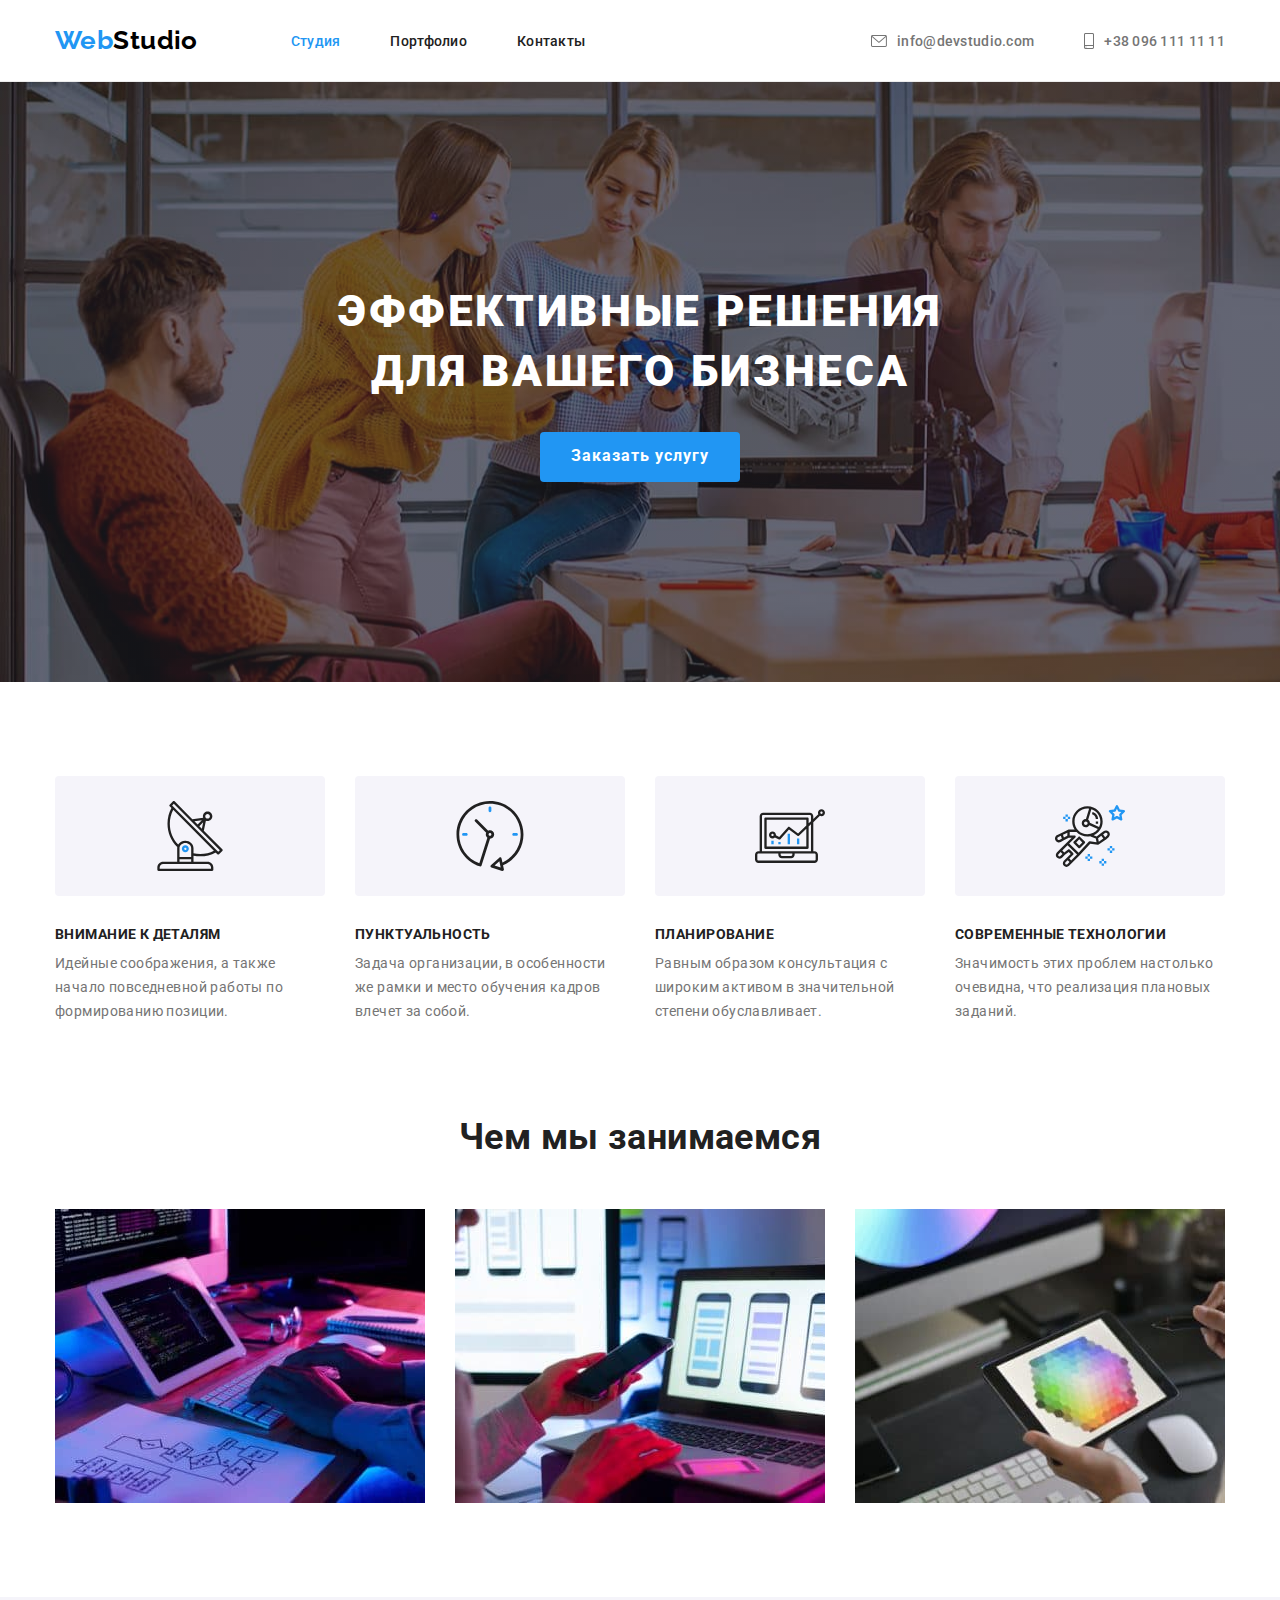
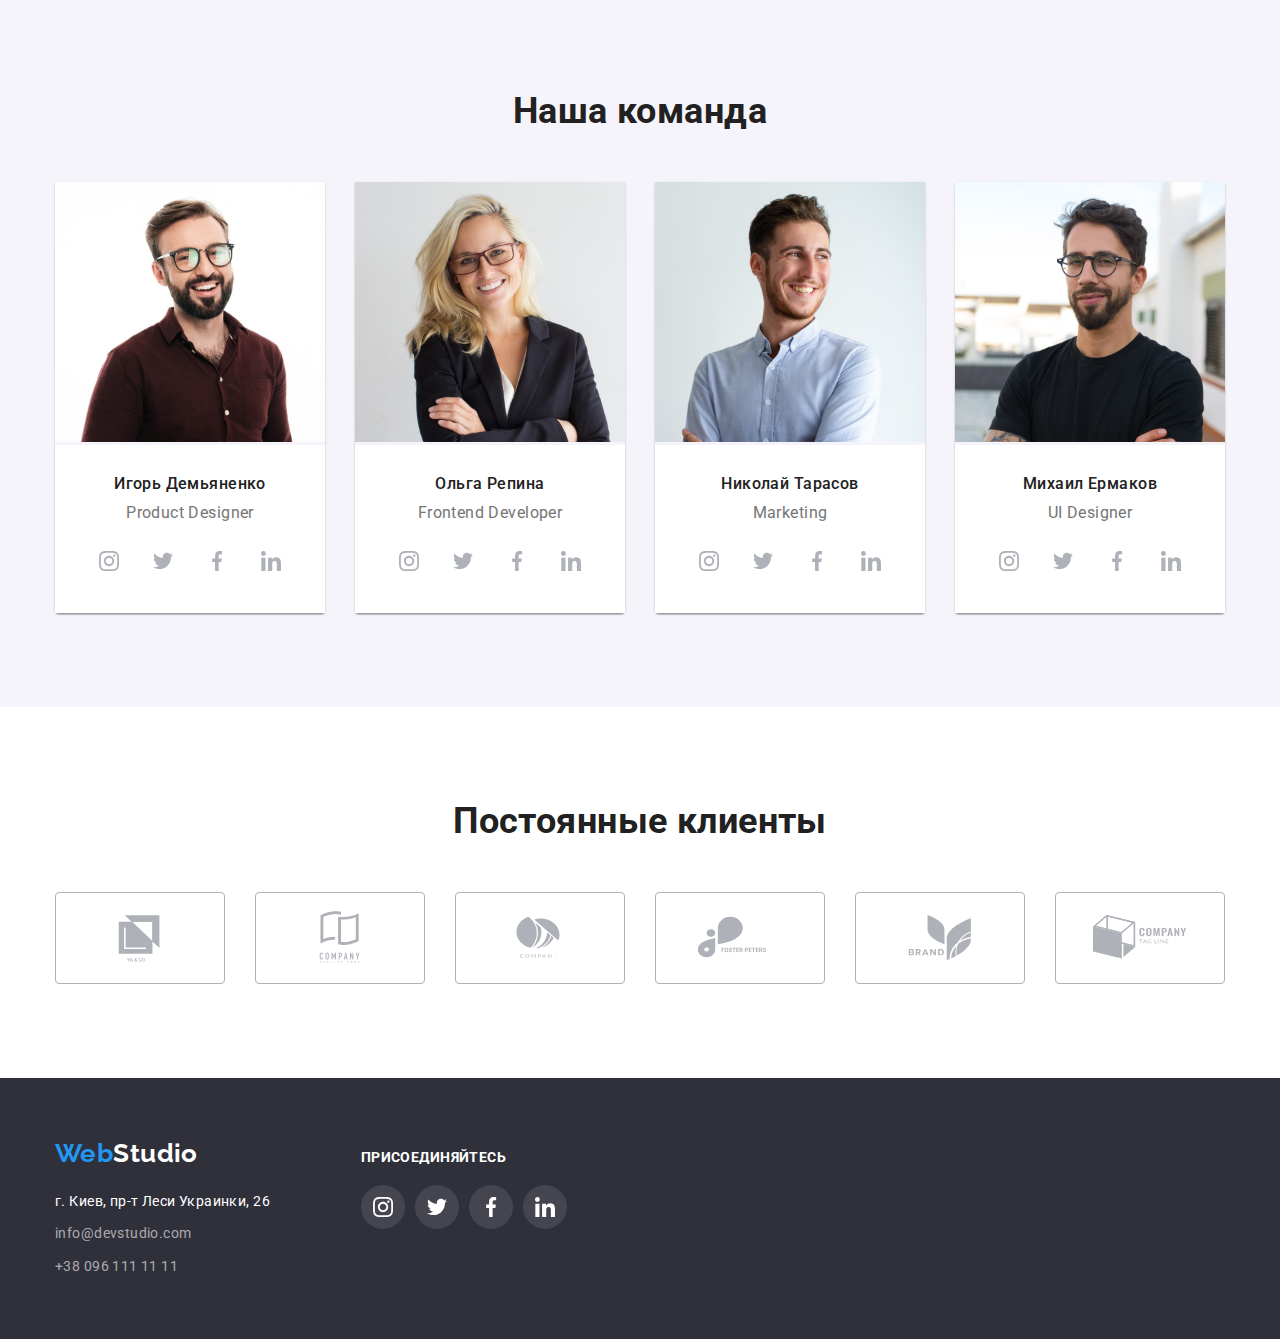
<file: index.html>
<!DOCTYPE html>
<html lang="ru">
  <head>
    <meta charset="UTF-8" />
    <meta http-equiv="X-UA-Compatible" content="IE=edge" />
    <meta name="viewport" content="width=device-width, initial-scale=1.0" />
    <title>Веб-студия</title>
    <link
      rel="stylesheet"
      href="https://cdnjs.cloudflare.com/ajax/libs/modern-normalize/1.0.0/modern-normalize.min.css"
    />
    <link rel="preconnect" href="https://fonts.gstatic.com" />
    <link
      href="https://fonts.googleapis.com/css2?family=Raleway:wght@700&family=Roboto:wght@400;500;700;900&display=swap"
      rel="stylesheet"
    />
    <link rel="stylesheet" href="././css/style.css" />
  </head>
  <body>
    <!-- Шапка сайта -->
    <header class="header-nav">
      <!-- Навигация сайта -->
      <div class="container main-nav">
        <nav class="container-nav">
          <a href="./index.html" class="logo"> <span class="logo-web">Web</span>Studio </a>
          <ul class="site-nav list">
            <li class="list-item"><a href="./index.html" class="link current">Студия</a></li>
            <li class="list-item"><a href="./portfolio.html" class="link">Портфолио</a></li>
            <li class="list-item"><a href="" class="link">Контакты</a></li>
          </ul>
        </nav>
        <ul class="site-auth list">
          <li class="list-item">
            <a href="mailto:info@devstudio.com" class="link">
              <svg class="icon-letter" width="16" height="12">
                <use href="./images/icons/sprite.svg#letter"></use>
              </svg>
              info@devstudio.com
            </a>
          </li>
          <li class="list-item">
            <a href="tel:+380961111111" class="link">
              <svg class="icon-phone" width="10" height="16">
                <use href="./images/icons/sprite.svg#phone"></use>
              </svg>
              +38 096 111 11 11
            </a>
          </li>
        </ul>
      </div>
    </header>
    <!--main  -->
    <main>
      <!-- Герой -->
      <section class="section hero">
        <div class="container">
          <h1 class="hero-title">Эффективные решения для вашего бизнеса</h1>
          <button type="button" class="hero-button">Заказать услугу</button>
        </div>
      </section>
      <!-- Преимущества advantages section-->
      <section class="section">
        <h2 class="section-title hide">Наши преимущества</h2>
        <div class="container advantages">
          <ul class="advantages list">
            <li class="advantages-item">
              <div class="advantages-icons">
                <svg class="advantages-icon">
                  <use href="./images/icons/sprite.svg#antenna"></use>
                </svg>
              </div>
              <h3 class="advantages-title">Внимание к деталям</h3>
              <p class="advantages-text">
                Идейные соображения, а также начало повседневной работы по формированию позиции.
              </p>
            </li>
            <li class="advantages-item">
              <div class="advantages-icons">
                <svg class="advantages-icon">
                  <use href="./images/icons/sprite.svg#clock"></use>
                </svg>
              </div>
              <h3 class="advantages-title">Пунктуальность</h3>
              <p class="advantages-text">
                Задача организации, в особенности же рамки и место обучения кадров влечет за собой.
              </p>
            </li>
            <li class="advantages-item">
              <div class="advantages-icons">
                <svg class="advantages-icon">
                  <use href="./images/icons/sprite.svg#diagram"></use>
                </svg>
              </div>
              <h3 class="advantages-title">Планирование</h3>
              <p class="advantages-text">
                Равным образом консультация с широким активом в значительной степени обуславливает.
              </p>
            </li>
            <li class="advantages-item">
              <div class="advantages-icons">
                <svg class="advantages-icon">
                  <use href="./images/icons/sprite.svg#astronaut"></use>
                </svg>
              </div>
              <h3 class="advantages-title">Современные технологии</h3>
              <p class="advantages-text">
                Значимость этих проблем настолько очевидна, что реализация плановых заданий.
              </p>
            </li>
          </ul>
        </div>
      </section>
      <!-- Чем мы занимаемся -->
      <section class="work section">
        <div class="container">
          <h2 class="section-title">Чем мы занимаемся</h2>
          <ul class="work list">
            <li class="work item">
              <img class="img-work" src="./images/main/work-0.jpg" alt="Разработка ПО" width="370" />
            </li>
            <li class="work item">
              <img class="img-work" src="./images/main/work-1.jpg" alt="Разработка мобильных приложений" width="370" />
            </li>
            <li class="work item">
              <img class="img-work" src="./images/main/work-2.jpg" alt="Создание цветовых профилей?" width="370" />
            </li>
          </ul>
        </div>
      </section>
      <!-- Наша команда team section -->
      <section class="section team">
        <div class="container">
          <h2 class="section-title">Наша команда</h2>
          <ul class="team list">
            <!-- team-card-1 -->
            <li class="team item">
              <img src="./images/main/product-designer.jpg" alt="Product Designer" width="270" />
              <div class="team-content">
                <h3 class="team-title">Игорь Демьяненко</h3>
                <p class="team-text">Product Designer</p>
                <ul class="social-icons list">
                  <li class="social-icons-item">
                    <a
                      href="https://www.instagram.com/"
                      class="social-icon-link"
                      rel="noopener noreferrer"
                      target="_blank"
                    >
                      <svg class="social-icons-svg">
                        <use href="./images/icons/sprite.svg#instagram"></use>
                      </svg>
                    </a>
                  </li>
                  <li class="social-icons-item">
                    <a href="https://twitter.com/" class="social-icon-link" rel="noopener noreferrer" target="_blank">
                      <svg class="social-icons-svg">
                        <use href="./images/icons/sprite.svg#twitter"></use>
                      </svg>
                    </a>
                  </li>
                  <li class="social-icons-item">
                    <a
                      href="https://uk-ua.facebook.com/"
                      class="social-icon-link"
                      rel="noopener noreferrer"
                      target="_blank"
                    >
                      <svg class="social-icons-svg">
                        <use href="./images/icons/sprite.svg#facebook"></use>
                      </svg>
                    </a>
                  </li>
                  <li class="social-icons-item">
                    <a
                      href="https://ua.linkedin.com/"
                      class="social-icon-link"
                      rel="noopener noreferrer"
                      target="_blank"
                    >
                      <svg class="social-icons-svg">
                        <use href="./images/icons/sprite.svg#linkedin"></use>
                      </svg>
                    </a>
                  </li>
                </ul>
              </div>
            </li>
            <!-- team-card-2 -->
            <li class="team item">
              <img src="./images/main/frontend-developer.jpg" alt="Frontend Developer" width="270" />
              <div class="team-content">
                <h3 class="team-title">Ольга Репина</h3>
                <p class="team-text">Frontend Developer</p>
                <ul class="social-icons list">
                  <li class="social-icons-item">
                    <a
                      href="https://www.instagram.com/"
                      class="social-icon-link"
                      rel="noopener noreferrer"
                      target="_blank"
                    >
                      <svg class="social-icons-svg">
                        <use href="./images/icons/sprite.svg#instagram"></use>
                      </svg>
                    </a>
                  </li>
                  <li class="social-icons-item">
                    <a href="https://twitter.com/" class="social-icon-link" rel="noopener noreferrer" target="_blank">
                      <svg class="social-icons-svg">
                        <use href="./images/icons/sprite.svg#twitter"></use>
                      </svg>
                    </a>
                  </li>
                  <li class="social-icons-item">
                    <a
                      href="https://uk-ua.facebook.com/"
                      class="social-icon-link"
                      rel="noopener noreferrer"
                      target="_blank"
                    >
                      <svg class="social-icons-svg">
                        <use href="./images/icons/sprite.svg#facebook"></use>
                      </svg>
                    </a>
                  </li>
                  <li class="social-icons-item">
                    <a
                      href="https://ua.linkedin.com/"
                      class="social-icon-link"
                      rel="noopener noreferrer"
                      target="_blank"
                    >
                      <svg class="social-icons-svg">
                        <use href="./images/icons/sprite.svg#linkedin"></use>
                      </svg>
                    </a>
                  </li>
                </ul>
              </div>
            </li>
            <!-- team-card-3 -->
            <li class="team item">
              <img src="./images/main/marketing.jpg" alt="Marketing" width="270" />
              <div class="team-content">
                <h3 class="team-title">Николай Тарасов</h3>
                <p class="team-text">Marketing</p>
                <ul class="social-icons list">
                  <li class="social-icons-item">
                    <a
                      href="https://www.instagram.com/"
                      class="social-icon-link"
                      rel="noopener noreferrer"
                      target="_blank"
                    >
                      <svg class="social-icons-svg">
                        <use href="./images/icons/sprite.svg#instagram"></use>
                      </svg>
                    </a>
                  </li>
                  <li class="social-icons-item">
                    <a href="https://twitter.com/" class="social-icon-link" rel="noopener noreferrer" target="_blank">
                      <svg class="social-icons-svg">
                        <use href="./images/icons/sprite.svg#twitter"></use>
                      </svg>
                    </a>
                  </li>
                  <li class="social-icons-item">
                    <a
                      href="https://uk-ua.facebook.com/"
                      class="social-icon-link"
                      rel="noopener noreferrer"
                      target="_blank"
                    >
                      <svg class="social-icons-svg">
                        <use href="./images/icons/sprite.svg#facebook"></use>
                      </svg>
                    </a>
                  </li>
                  <li class="social-icons-item">
                    <a
                      href="https://ua.linkedin.com/"
                      class="social-icon-link"
                      rel="noopener noreferrer"
                      target="_blank"
                    >
                      <svg class="social-icons-svg">
                        <use href="./images/icons/sprite.svg#linkedin"></use>
                      </svg>
                    </a>
                  </li>
                </ul>
              </div>
            </li>
            <!-- team-card-4 -->
            <li class="team item">
              <img src="./images/main/ui-designer.jpg" alt="UI Designer" width="270" />
              <div class="team-content">
                <h3 class="team-title">Михаил Ермаков</h3>
                <p class="team-text">UI Designer</p>
                <ul class="social-icons list">
                  <li class="social-icons-item">
                    <a
                      href="https://www.instagram.com/"
                      class="social-icon-link"
                      rel="noopener noreferrer"
                      target="_blank"
                    >
                      <svg class="social-icons-svg">
                        <use href="./images/icons/sprite.svg#instagram"></use>
                      </svg>
                    </a>
                  </li>
                  <li class="social-icons-item">
                    <a href="https://twitter.com/" class="social-icon-link" rel="noopener noreferrer" target="_blank">
                      <svg class="social-icons-svg">
                        <use href="./images/icons/sprite.svg#twitter"></use>
                      </svg>
                    </a>
                  </li>
                  <li class="social-icons-item">
                    <a
                      href="https://uk-ua.facebook.com/"
                      class="social-icon-link"
                      rel="noopener noreferrer"
                      target="_blank"
                    >
                      <svg class="social-icons-svg">
                        <use href="./images/icons/sprite.svg#facebook"></use>
                      </svg>
                    </a>
                  </li>
                  <li class="social-icons-item">
                    <a
                      href="https://ua.linkedin.com/"
                      class="social-icon-link"
                      rel="noopener noreferrer"
                      target="_blank"
                    >
                      <svg class="social-icons-svg">
                        <use href="./images/icons/sprite.svg#linkedin"></use>
                      </svg>
                    </a>
                  </li>
                </ul>
              </div>
            </li>
          </ul>
        </div>
      </section>
      <!-- Постоянные клиенты -->
      <section class="clients section">
        <div class="container">
          <h2 class="section-title">Постоянные клиенты</h2>
          <ul class="clients list">
            <li class="clients item">
              <a href="" class="clients-link">
                <svg class="clients icon-svg" width="44" height="49">
                  <use href="./images/icons/sprite.svg#logo-1"></use>
                </svg>
              </a>
            </li>
            <li class="clients item">
              <a href="" class="clients-link">
                <svg class="clients icon-svg" width="40" height="52">
                  <use href="./images/icons/sprite.svg#logo-2"></use>
                </svg>
              </a>
            </li>
            <li class="clients item">
              <a href="" class="clients-link">
                <svg class="clients icon-svg" width="41" height="43">
                  <use href="./images/icons/sprite.svg#logo-3"></use>
                </svg>
              </a>
            </li>
            <li class="clients item">
              <a href="" class="clients-link">
                <svg class="clients icon-svg" width="80" height="42">
                  <use href="./images/icons/sprite.svg#logo-4"></use>
                </svg>
              </a>
            </li>
            <li class="clients item">
              <a href="" class="clients-link">
                <svg class="clients icon-svg" width="59" height="47">
                  <use href="./images/icons/sprite.svg#logo-5"></use>
                </svg>
              </a>
            </li>
            <li class="clients item">
              <a href="" class="clients-link">
                <svg class="clients icon-svg" width="88" height="45">
                  <use href="./images/icons/sprite.svg#logo-6"></use>
                </svg>
              </a>
            </li>
          </ul>
        </div>
      </section>
    </main>
    <!-- Футер -->
    <footer class="footer">
      <div class="container basement">
        <div class="footer-nav">
          <a href="./index.html" class="logo footer"> <span class="logo-web">Web</span>Studio </a>
          <address class="footer-addres">
            <a class="location" rel="noopener noreferrer" href="https://goo.gl/maps/9RtT3c9bkWaSLBwc6" target="_blank">
              г. Киев, пр-т Леси Украинки, 26
            </a>
            <ul class="footer-auth footer list">
              <li class="footer-item"><a href="mailto:info@devstudio.com" class="link">info@devstudio.com</a></li>
              <li class="footer-item"><a href="tel:+380961111111" class="link">+38 096 111 11 11</a></li>
            </ul>
          </address>
        </div>
        <!-- Присоединяйтесь -->
        <div class="joining">
          <h3 class="joining-title">Присоединяйтесь</h3>
          <ul class="social-icons list">
            <li class="social-icons-item">
              <a
                href="https://www.instagram.com/"
                class="social-icon-link joining"
                rel="noopener noreferrer"
                target="_blank"
              >
                <svg class="social-icons-svg">
                  <use href="./images/icons/sprite.svg#instagram"></use>
                </svg>
              </a>
            </li>
            <li class="social-icons-item">
              <a href="https://twitter.com/" class="social-icon-link joining" rel="noopener noreferrer" target="_blank">
                <svg class="social-icons-svg">
                  <use href="./images/icons/sprite.svg#twitter"></use>
                </svg>
              </a>
            </li>
            <li class="social-icons-item">
              <a
                href="https://uk-ua.facebook.com/"
                class="social-icon-link joining"
                rel="noopener noreferrer"
                target="_blank"
              >
                <svg class="social-icons-svg">
                  <use href="./images/icons/sprite.svg#facebook"></use>
                </svg>
              </a>
            </li>
            <li class="social-icons-item">
              <a
                href="https://ua.linkedin.com/"
                class="social-icon-link joining"
                rel="noopener noreferrer"
                target="_blank"
              >
                <svg class="social-icons-svg">
                  <use href="./images/icons/sprite.svg#linkedin"></use>
                </svg>
              </a>
            </li>
          </ul>
        </div>
      </div>
    </footer>
  </body>
</html>
</file>
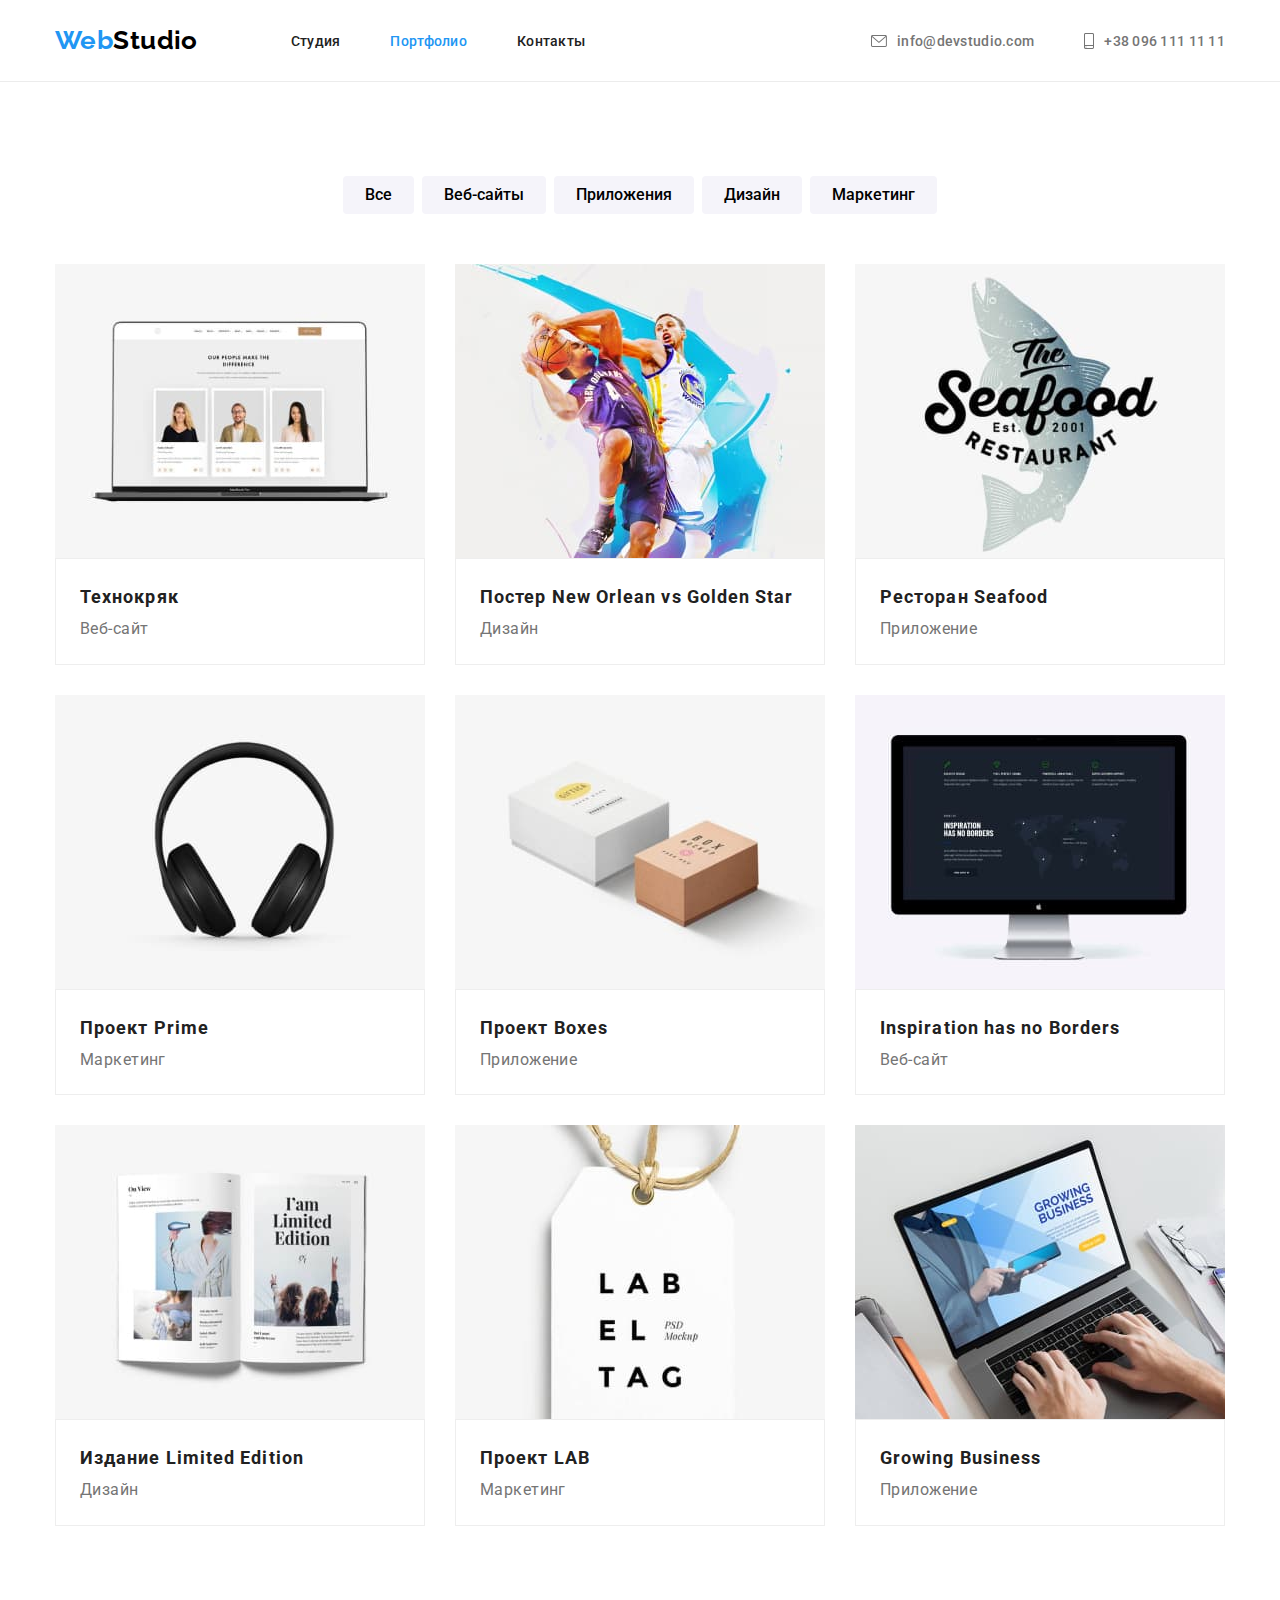
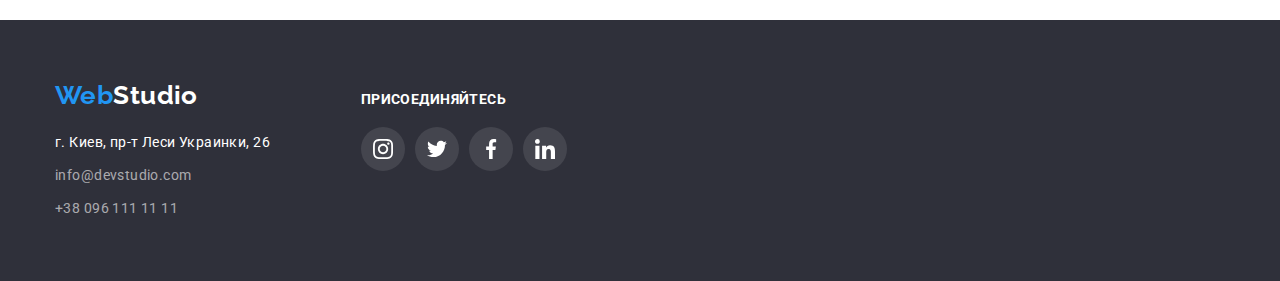
<file: portfolio.html>
<!DOCTYPE html>
<html lang="ru">
  <head>
    <meta charset="UTF-8" />
    <meta http-equiv="X-UA-Compatible" content="IE=edge" />
    <meta name="viewport" content="width=device-width, initial-scale=1.0" />
    <title>Веб-студия. Портфолио</title>
    <link
      rel="stylesheet"
      href="https://cdnjs.cloudflare.com/ajax/libs/modern-normalize/1.0.0/modern-normalize.min.css"
    />
    <link rel="preconnect" href="https://fonts.gstatic.com" />
    <link
      href="https://fonts.googleapis.com/css2?family=Raleway:wght@700&family=Roboto:wght@400;500;700;900&display=swap"
      rel="stylesheet"
    />
    <link rel="stylesheet" href="././css/style.css" />
  </head>
  <body>
    <!-- Шапка сайта -->
    <header class="header-nav">
      <!-- Навигация сайта -->
      <div class="container main-nav">
        <nav class="container-nav">
          <a href="./index.html" class="logo"> <span class="logo-web">Web</span>Studio </a>
          <ul class="site-nav list">
            <li class="list-item"><a href="./index.html" class="link">Студия</a></li>
            <li class="list-item"><a href="./portfolio.html" class="link current">Портфолио</a></li>
            <li class="list-item"><a href="" class="link">Контакты</a></li>
          </ul>
        </nav>
        <ul class="site-auth list">
          <li class="list-item">
            <a href="mailto:info@devstudio.com" class="link">
              <svg class="icon-letter" width="16" height="12">
                <use href="./images/icons/sprite.svg#letter"></use>
              </svg>
              info@devstudio.com
            </a>
          </li>
          <li class="list-item">
            <a href="tel:+380961111111" class="link">
              <svg class="icon-phone" width="10" height="16">
                <use href="./images/icons/sprite.svg#phone"></use>
              </svg>
              +38 096 111 11 11
            </a>
          </li>
        </ul>
      </div>
    </header>
    <main>
      <!-- Портфолио -->
      <section class="section">
        <h1 class="hide">Наше портфолио</h1>

        <div class="container">
          <!-- Выбор вида услуг -->
          <ul class="button-list list">
            <li class="btn-item">
              <button class="button" type="button">Все</button>
            </li>
            <li class="btn-item"><button class="button" type="button">Веб-сайты</button></li>
            <li class="btn-item"><button class="button" type="button">Приложения</button></li>
            <li class="btn-item"><button class="button" type="button">Дизайн</button></li>
            <li class="btn-item"><button class="button" type="button">Маркетинг</button></li>
          </ul>
          <!-- Образцы работ portfolio cards -->
          <ul class="card-set list">
            <li class="card-item">
              <a href="" class="card-link link">
                <img class="img-card" src="./images/portfolio/tech-crack.jpg" alt="Веб-сайт Технокряк" width="370" />
                <div class="portfolio-content">
                  <h2 class="portfolio-title">Технокряк</h2>
                  <p class="portfolio-text">Веб-сайт</p>
                </div>
              </a>
            </li>

            <li class="card-item">
              <a href="" class="card-link link">
                <img
                  class="img-card"
                  src="./images/portfolio/new-orlean.jpg"
                  alt="Постер New Orlean vs Golden Star"
                  width="370"
                />
                <div class="portfolio-content">
                  <h2 class="portfolio-title">Постер New Orlean vs Golden Star</h2>
                  <p class="portfolio-text">Дизайн</p>
                </div>
              </a>
            </li>

            <li class="card-item">
              <a href="" class="card-link link">
                <img class="img-card" src="./images/portfolio/seafood.jpg" alt="Ресторан Seafood" width="370" />
                <div class="portfolio-content">
                  <h2 class="portfolio-title">Ресторан Seafood</h2>
                  <p class="portfolio-text">Приложение</p>
                </div>
              </a>
            </li>

            <li class="card-item">
              <a href="" class="card-link link">
                <img class="img-card" src="./images/portfolio/prime.jpg" alt="Проект Prime" width="370" />
                <div class="portfolio-content">
                  <h2 class="portfolio-title">Проект Prime</h2>
                  <p class="portfolio-text">Маркетинг</p>
                </div>
              </a>
            </li>

            <li class="card-item">
              <a href="" class="card-link link">
                <img class="img-card" src="./images/portfolio/boxes.jpg" alt="Проект Boxes" width="370" />
                <div class="portfolio-content">
                  <h2 class="portfolio-title">Проект Boxes</h2>
                  <p class="portfolio-text">Приложение</p>
                </div>
              </a>
            </li>

            <li class="card-item">
              <a href="" class="card-link link">
                <img
                  class="img-card"
                  src="./images/portfolio/inspiration.jpg"
                  alt="Веб-сайт Inspiration has no Borders"
                  width="370"
                />
                <div class="portfolio-content">
                  <h2 class="portfolio-title">Inspiration has no Borders</h2>
                  <p class="portfolio-text">Веб-сайт</p>
                </div>
              </a>
            </li>

            <li class="card-item">
              <a href="" class="card-link link">
                <img
                  class="img-card"
                  src="./images/portfolio/limited-edition.jpg"
                  alt="Издание Limited Edition"
                  width="370"
                />
                <div class="portfolio-content">
                  <h2 class="portfolio-title">Издание Limited Edition</h2>
                  <p class="portfolio-text">Дизайн</p>
                </div>
              </a>
            </li>

            <li class="card-item">
              <a href="" class="card-link link">
                <img class="img-card" src="./images/portfolio/lab.jpg" alt="Проект LAB" width="370" />
                <div class="portfolio-content">
                  <h2 class="portfolio-title">Проект LAB</h2>
                  <p class="portfolio-text">Маркетинг</p>
                </div>
              </a>
            </li>
            <li class="card-item">
              <a href="" class="card-link link">
                <img
                  class="img-card"
                  src="./images/portfolio/growing-business.jpg"
                  alt="Приложение Growing Business"
                  width="370"
                />
                <div class="portfolio-content">
                  <h2 class="portfolio-title">Growing Business</h2>
                  <p class="portfolio-text">Приложение</p>
                </div>
              </a>
            </li>
          </ul>
        </div>
      </section>
    </main>
    <!-- Футер -->
    <footer class="footer">
      <div class="container basement">
        <div class="footer-nav">
          <a href="./index.html" class="logo footer"> <span class="logo-web">Web</span>Studio </a>
          <address class="footer-addres">
            <a class="location" rel="noopener noreferrer" href="https://goo.gl/maps/9RtT3c9bkWaSLBwc6" target="_blank">
              г. Киев, пр-т Леси Украинки, 26
            </a>
            <ul class="footer-auth footer list">
              <li class="footer-item"><a href="mailto:info@devstudio.com" class="link">info@devstudio.com</a></li>
              <li class="footer-item"><a href="tel:+380961111111" class="link">+38 096 111 11 11</a></li>
            </ul>
          </address>
        </div>
        <!-- Присоединяйтесь -->
        <div class="joining">
          <h3 class="joining-title">Присоединяйтесь</h3>
          <ul class="social-icons list">
            <li class="social-icons-item">
              <a
                href="https://www.instagram.com/"
                class="social-icon-link joining"
                rel="noopener noreferrer"
                target="_blank"
              >
                <svg class="social-icons-svg">
                  <use href="./images/icons/sprite.svg#instagram"></use>
                </svg>
              </a>
            </li>
            <li class="social-icons-item">
              <a href="https://twitter.com/" class="social-icon-link joining" rel="noopener noreferrer" target="_blank">
                <svg class="social-icons-svg">
                  <use href="./images/icons/sprite.svg#twitter"></use>
                </svg>
              </a>
            </li>
            <li class="social-icons-item">
              <a
                href="https://uk-ua.facebook.com/"
                class="social-icon-link joining"
                rel="noopener noreferrer"
                target="_blank"
              >
                <svg class="social-icons-svg">
                  <use href="./images/icons/sprite.svg#facebook"></use>
                </svg>
              </a>
            </li>
            <li class="social-icons-item">
              <a
                href="https://ua.linkedin.com/"
                class="social-icon-link joining"
                rel="noopener noreferrer"
                target="_blank"
              >
                <svg class="social-icons-svg">
                  <use href="./images/icons/sprite.svg#linkedin"></use>
                </svg>
              </a>
            </li>
          </ul>
        </div>
      </div>
    </footer>
  </body>
</html>
</file>
<file: css/style.css>
:root {
  --accent-color: #2196f3;

  --primary-text-color: #212121;
  --secondary-text-color: #757575;
  --white-text-color: #ffffff;

  --primary-bg-color: #ffffff;
  --secondary-bg-color: #2f303a;
  --social-icon-color: #afb1b8;

  --primary-font-family: 'Roboto', 'Open Sans', 'Noto Sans JP', 'Lato', sans-serif;
  --title-font-weight: 700;
  --sub-title-font-weight: 500;
  --primary-font-size: 14px;
  --secondary-font-size: 16px;
  --main-line-height: 1.15;
  --main-letter-spacing: 0.03em;
}

body {
  font-family: var(--primary-font-family);
  font-size: var(--primary-font-size);
  line-height: var(--main-line-height);
  letter-spacing: var(--main-letter-spacing);

  color: var(--primary-text-color);
  background-color: var(--primary-bg-color);
}

/* reset basic styles  */
.list {
  list-style: none;
  padding-left: 0;
  padding-bottom: 0;
  margin-top: 0;
  margin-bottom: 0;
}

.link {
  text-decoration: none;
  color: var(--primary-text-color);
}
/* header container */
.container {
  width: 1200px;
  margin-left: auto;
  margin-right: auto;
  padding-left: 15px;
  padding-right: 15px;
}
.header-nav {
  border-bottom: 1px solid rgba(236, 236, 236, 1);
}
/* all sections */
.section {
  margin-left: auto;
  margin-right: auto;
  padding-top: 94px;
  padding-bottom: 94px;
}

/* header navigation */
.container.main-nav {
  display: flex;
  align-items: center;
}
.container-nav {
  display: flex;
  align-items: center;
}

/* logo */
.logo {
  display: block;
  margin-right: 93px;
  padding-top: 25px;
  padding-bottom: 25px;

  font-family: 'Raleway', sans-serif;
  font-weight: var(--title-font-weight);
  color: #000;
  font-size: 26px;
  line-height: 1.2;
  text-decoration: none;
}
.logo-web {
  color: var(--accent-color);
}
/* site-nav */
.site-nav {
  display: flex;
  /* margin-left: 90px;
  align-items: center; */
}
.site-nav .list-item:not(:last-child) {
  margin-right: 50px;
}

.site-nav .link {
  display: block;
  padding-top: 25px;
  padding-bottom: 25px;

  font-weight: var(--sub-title-font-weight);
  font-size: 14px;
  letter-spacing: 0.02em;
}

.site-nav .link:hover,
.site-nav .link:focus {
  color: var(--accent-color);
}

.site-nav .link.current {
  color: var(--accent-color);
}

/* site-auth list*/
.site-auth {
  display: flex;
}
.site-auth .list-item {
  margin-top: 0;
  margin-bottom: 0;
}
.site-auth .list-item:not(:last-child) {
  margin-right: 50px;
}
.site-auth.list {
  margin-top: 0;
  margin-bottom: 0;
  margin-left: auto;
}
.site-auth .link {
  display: flex;
  align-items: center;
  padding-top: 25px;
  padding-bottom: 25px;
  font-weight: var(--sub-title-font-weight);
  letter-spacing: 0.02em;
  color: var(--secondary-text-color);
}
.site-auth .link:hover,
.site-auth .link:focus {
  color: var(--accent-color);
}

.icon-letter {
  width: 16px;
  height: 12px;
  fill: currentColor;
  margin-right: 10px;
}
.icon-phone {
  width: 10px;
  height: 16px;
  fill: currentColor;
  margin-right: 10px;
}

/* hero section*/
.hero {
  padding-top: 200px;
  padding-bottom: 200px;
  text-align: center;
  background-color: var(--secondary-bg-color);
  background-image: linear-gradient(to top, rgba(47, 48, 58, 0.4), rgba(47, 48, 58, 0.4)), url(../images/hero/hero.jpg);
  max-width: 1600px;
}
.hero-title {
  margin-top: 0;
  margin-bottom: 30px;
  margin-left: auto;
  margin-right: auto;
  max-width: 696px;

  text-align: center;
  font-weight: 900;
  font-size: 44px;
  line-height: 1.36;
  letter-spacing: 0.06em;
  text-transform: uppercase;
  color: var(--white-text-color);
}
.hero-button {
  font-weight: var(--title-font-weight);
  font-size: var(--secondary-font-size);
  line-height: 1.8;
  letter-spacing: 0.06em;

  color: var(--white-text-color);
  background: var(--accent-color);

  border: none;
  border-radius: 4px;
  width: 200px;
  height: 50px;
  cursor: pointer;
}

/* Преимущества advantages section */
.hide {
  position: absolute;
  width: 1px;
  height: 1px;
  margin: -1px;
  border: 0;
  padding: 0;

  white-space: nowrap;
  clip-path: inset(100%);
  clip: rect(0 0 0 0);
  overflow: hidden;
}

.advantages .list {
  display: flex;
}
.advantages-item {
  margin-top: 0;
  margin-bottom: 0;
  width: 270px;
}
.advantages-item:not(:last-child) {
  margin-right: 30px;
}
.advantages-icon {
  width: 70px;
  height: 70px;
}
.advantages-icons {
  display: flex;
  justify-content: center;
  align-items: center;
  margin-bottom: 30px;

  width: 270px;
  height: 120px;
  border: 1px solid transparent;
  background-color: #f5f4fa;
  border-radius: 4px;
}
.advantages-title {
  margin-top: 0;
  margin-bottom: 10px;
  font-size: 14px;
  font-weight: var(--title-font-weight);
  text-transform: uppercase;
}
.advantages-text {
  margin-top: 0;
  margin-bottom: 0;
  line-height: 1.7;
  color: var(--secondary-text-color);
}

/* section Чем мы занимаемся */
.work.section {
  margin-left: auto;
  margin-right: auto;
  padding-top: 0;
  padding-bottom: 94px;
}
.section-title {
  margin-top: 0;
  margin-bottom: 50px;
  text-align: center;
  font-weight: var(--title-font-weight);
  font-size: 36px;
}
.work.list {
  display: flex;
  margin-top: 0;
  margin-bottom: 0;
}
.img-work {
  display: block;
}
.work.item {
  margin-bottom: 0;
}
.work.item:not(:last-child) {
  margin-right: 30px;
}
/* Наша команда team section */
.section.team {
  background-color: #f5f4fa;
}
.team.list {
  display: flex;
  margin-top: 0;
  margin-bottom: 0;
}
.team .item {
  box-shadow: 0px 1px 3px rgb(0 0 0 / 12%), 0px 1px 1px rgb(0 0 0 / 14%), 0px 2px 1px rgb(0 0 0 / 20%);
  border-radius: 0px 0px 4px 4px;
}
.team .item:not(:last-child) {
  margin-right: 30px;
}
.team-content {
  text-align: center;
  padding-top: 30px;
  padding-bottom: 30px;
  background-color: var(--primary-bg-color);
}
.team-title {
  margin-top: 0;
  margin-bottom: 10px;
  font-weight: var(--sub-title-font-weight);
  font-size: var(--secondary-font-size);
  line-height: 1.18;
}

.team-text {
  margin-top: 0;
  margin-bottom: 16;
  font-size: var(--secondary-font-size);
  line-height: 1.18;
  color: var(--secondary-text-color);
}

/*  стили для social icons on the team-card */
.social-icons.list {
  display: inline-flex;
}
.social-icons-item:not(:last-child) {
  margin-right: 10px;
}
.social-icon-link {
  display: flex;
  align-items: center;
  justify-content: center;
  width: 44px;
  height: 44px;
  border-radius: 50%;
  background-color: var(--primary-bg-color);
  color: var(--social-icon-color);
}
.social-icon-link:hover,
.social-icon-link:focus {
  background-color: var(--accent-color);
}
.social-icon-link:hover .social-icons-svg,
.social-icon-link:focus .social-icons-svg {
  fill: var(--primary-bg-color);
}
.social-icons-svg {
  width: 20px;
  height: 20px;
  fill: currentColor;
}

/* Постоянные клиенты clients section */
.clients .list {
  display: flex;
}
.clients .item:not(:last-child) {
  margin-right: 30px;
}
.clients-link {
  display: flex;
  justify-content: center;
  align-items: center;
  width: 170px;
  height: 92px;
  border: 1px solid var(--social-icon-color);
  border-radius: 4px;
  color: var(--social-icon-color);
}
.clients-link:hover,
.clients-link:focus {
  color: var(--accent-color);
  border-color: var(--accent-color);
}
.clients .icon-svg {
  width: 106px;
  height: 60px;
  fill: currentColor;
}

/* Футер footer */
.footer {
  padding-top: 60px;
  padding-bottom: 60px;
  background-color: var(--secondary-bg-color);
}
.container.basement {
  display: flex;
  align-items: baseline;
}
.logo.footer {
  padding-top: 0;
  padding-bottom: 0;
  color: var(--white-text-color);
}
.footer-nav {
  margin-right: 70px;
}
.footer-addres {
  display: block;
  margin-top: 20px;
}
.footer-item {
  margin-top: 9px;
}
.location {
  font-style: normal;
  line-height: 1.7;
  text-decoration: none;
  color: var(--white-text-color);
}
.footer-auth.list {
  padding-top: 0;
  padding-bottom: 0;
}
.footer-auth.footer .link {
  font-style: normal;
  font-weight: 400;
  line-height: 1.7;
  color: rgba(255, 255, 255, 0.6);
}
.footer-auth.footer .link:hover,
.footer-auth.footer .link:focus,
.location:hover,
.location:focus {
  color: var(--accent-color);
}

/* footer joining */
.joining-title {
  margin-top: 0;
  margin-bottom: 20px;
  font-size: var(--primary-font-size);
  font-weight: var(--title-font-weight);
  color: var(--white-text-color);
  text-transform: uppercase;
}
.social-icon-link.joining {
  background-color: rgba(255, 255, 255, 0.1);
  color: var(--white-text-color);
}
.social-icon-link.joining:hover,
.social-icon-link.joining:focus {
  background-color: var(--accent-color);
}

/* portfolio buttons */
.button-list {
  display: flex;
  justify-content: center;
  margin-bottom: 50px;
}
.button {
  display: inline-block;
  padding: 6px 22px;
  border: none;
  border-radius: 4px;

  font-weight: var(--sub-title-font-weight);
  font-size: var(--secondary-font-size);
  line-height: 1.6;
  background-color: #f5f4fa;
  cursor: pointer;
}
.btn-item:not(:last-child) {
  margin-right: 8px;
}
.button:hover,
.button:focus {
  background-color: var(--accent-color);
  color: var(--white-text-color);
  box-shadow: 0px 3px 1px rgba(0, 0, 0, 0.1), 0px 1px 2px rgba(0, 0, 0, 0.08), 0px 2px 2px rgba(0, 0, 0, 0.12);
}

/* Образцы работ portfolio cards */
.card-set {
  display: flex;
  flex-wrap: wrap;
  margin: -15px;
}
.card-link {
  display: block;
}
.card-link:hover,
.card-link:focus {
  /* border: 1px solid var(--white-text-color); */
  box-shadow: 0px 1px 1px rgba(0, 0, 0, 0.12), 0px 4px 4px rgba(0, 0, 0, 0.06), 1px 4px 6px rgba(0, 0, 0, 0.16);
}
.card-item {
  margin-left: 15px;
  margin-top: 15px;
  margin-right: 15px;
  margin-bottom: 15px;
}
.img-card {
  display: block;
  max-width: 100%;
  height: auto;
}
.portfolio-content {
  padding: 20px 24px;
  border: 1px solid #eeeeee;
}
.portfolio-title {
  margin-top: 0;
  margin-bottom: 0;
  font-size: 18px;
  line-height: 2;
  letter-spacing: 0.06em;
}
.portfolio-text {
  margin-top: 0;
  margin-bottom: 0;
  font-size: var(--secondary-font-size);
  line-height: 1.8;
  color: var(--secondary-text-color);
}
</file>
